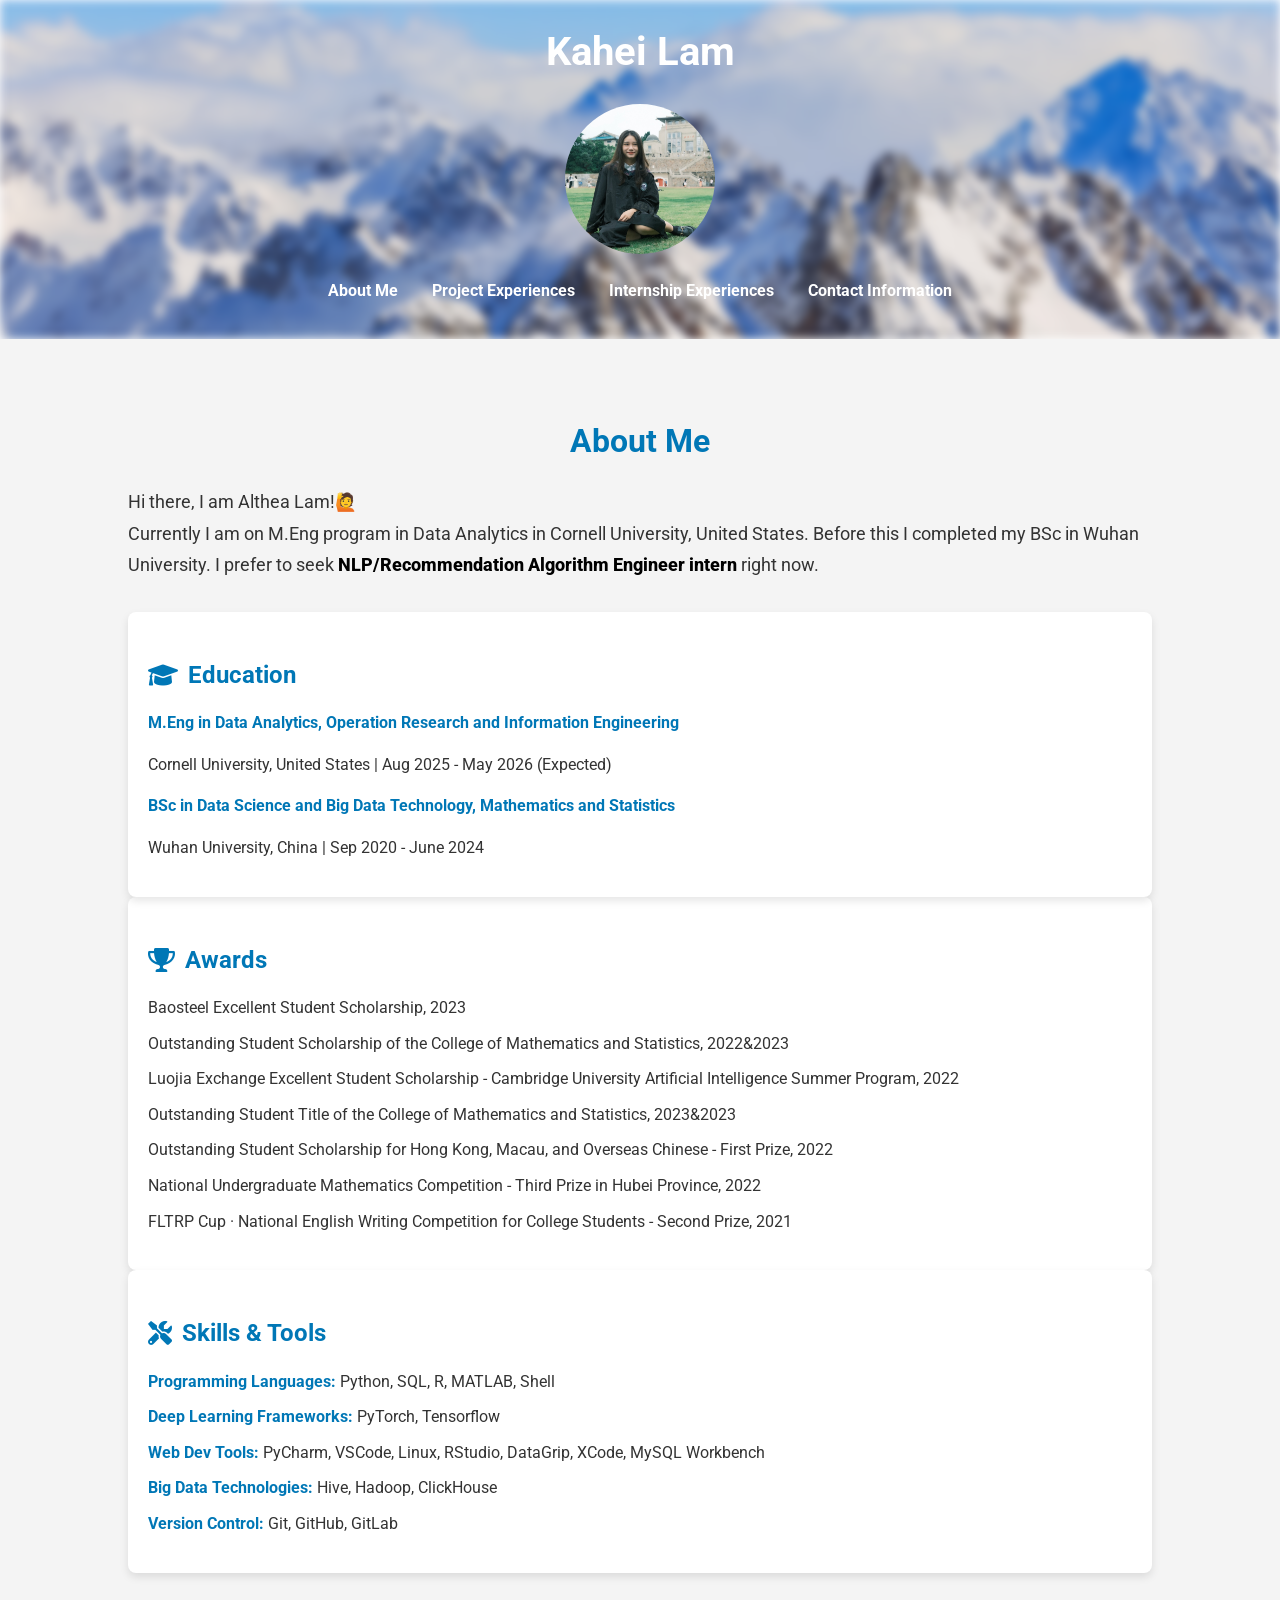
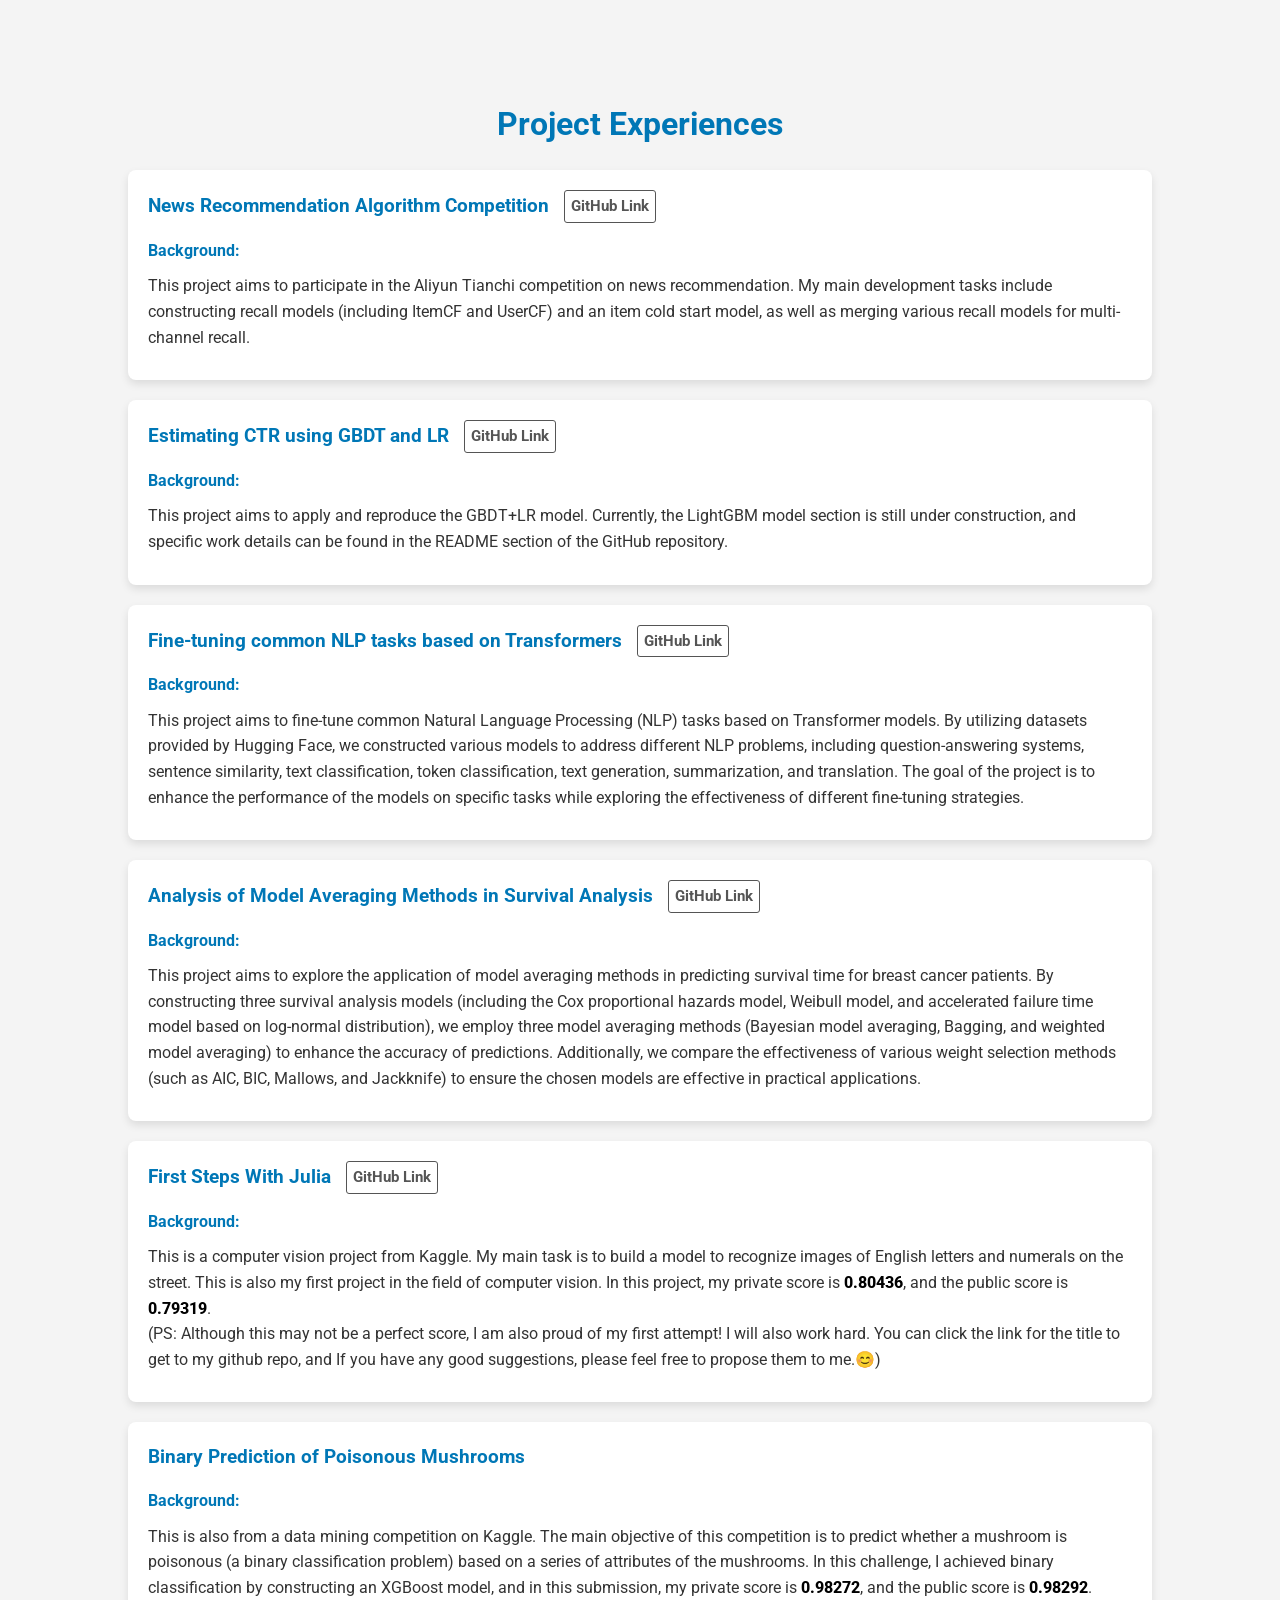
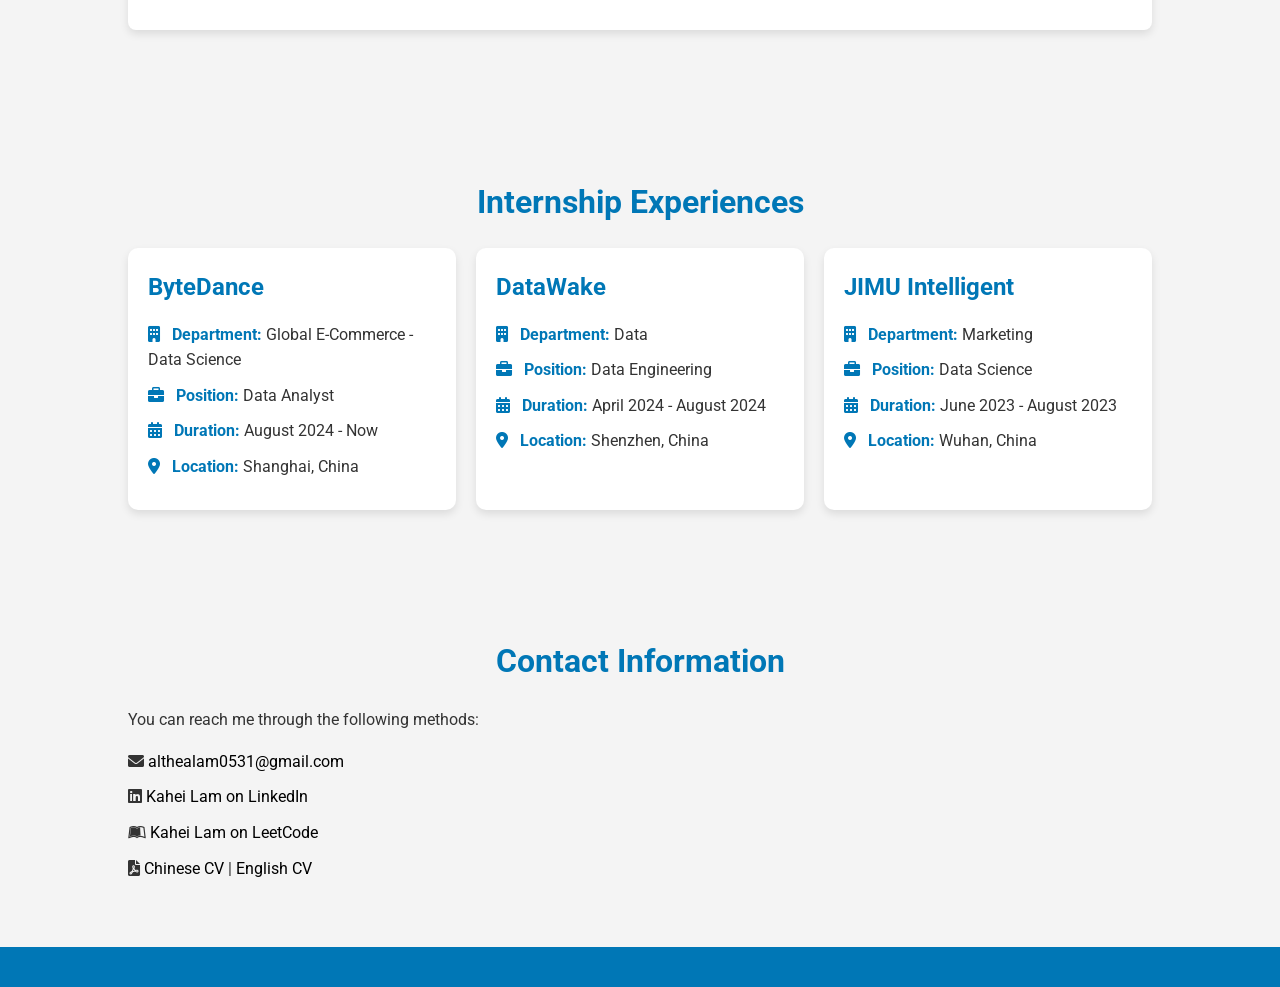
<file: index.html>
<!DOCTYPE html>
<html lang="zh">
<head>
    <meta charset="UTF-8">
    <meta name="viewport" content="width=device-width, initial-scale=1.0">
    <title>Kahei Lam</title>
    <link rel="stylesheet" href="style.css">
    <link href="https://fonts.googleapis.com/css2?family=Roboto:wght@400;700&display=swap" rel="stylesheet">
    <link href="https://cdnjs.cloudflare.com/ajax/libs/font-awesome/6.0.0-beta3/css/all.min.css" rel="stylesheet">
</head>
<body>
    <header>
        <div class="container">
            <h1>Kahei Lam</h1>
            <img src="images/picture.jpg" alt="Kahei Lam" class="rounded-avatar">
            <nav>
                <ul>
                    <li><a href="#about">About Me</a></li>
                    <li><a href="#projects">Project Experiences</a></li>
                    <li><a href="#experience">Internship Experiences</a></li>
                    <li><a href="#contact">Contact Information</a></li>
                </ul>
            </nav>
        </div>
    </header>

    <section id="about" class="section">
        <div class="container">
            <h2>About Me</h2>
            <p class="intro-text">
                Hi there, I am Althea Lam!🙋<br>
                Currently I am on M.Eng program in Data Analytics in Cornell University, United States. Before this I completed my BSc in Wuhan University.
I prefer to seek <strong-black>NLP/Recommendation Algorithm Engineer intern</strong-black> right now.
            </p>
            
            <div class="education-awards">
                <div class="education">
                    <h3><i class="fas fa-graduation-cap"></i> Education</h3>
                    <ul>
                        <li><strong>M.Eng in Data Analytics, Operation Research and Information Engineering</strong> 
                            <p>Cornell University, United States | Aug 2025 - May 2026 (Expected)</p>
                        <li><strong>BSc in Data Science and Big Data Technology, Mathematics and Statistics</strong>
                            <p>Wuhan University, China | Sep 2020 - June 2024</p>
                    </ul>
                </div>
            </div>
        
            <div class="awards">
                <h3><i class="fas fa-trophy"></i> Awards</h3>
                <ul>
                    <li>Baosteel Excellent Student Scholarship, 2023</li>
                    <li>Outstanding Student Scholarship of the College of Mathematics and Statistics, 2022&2023</li>
                    <li>Luojia Exchange Excellent Student Scholarship - Cambridge University Artificial Intelligence Summer Program, 2022</li>
                    <li>Outstanding Student Title of the College of Mathematics and Statistics, 2023&2023</li>
                    <li>Outstanding Student Scholarship for Hong Kong, Macau, and Overseas Chinese - First Prize, 2022</li>
                    <li>National Undergraduate Mathematics Competition - Third Prize in Hubei Province, 2022</li>
                    <li>FLTRP Cup · National English Writing Competition for College Students - Second Prize, 2021</li>

                    <!-- Add more awards if needed -->
                </ul>
            </div>

                <div class="skills-tools">
                    <h3><i class="fas fa-tools"></i> Skills & Tools</h3>
                    <ul>
                        <li><strong>Programming Languages:   </strong>Python, SQL, R, MATLAB, Shell</li>
                        <li><strong>Deep Learning Frameworks:   </strong>PyTorch, Tensorflow</li>
                        <li><strong>Web Dev Tools:   </strong>PyCharm, VSCode, Linux, RStudio, DataGrip, XCode, MySQL Workbench</li>
                        <li><strong>Big Data Technologies:   </strong>Hive, Hadoop, ClickHouse</li>
                        <li><strong>Version Control:    </strong>Git, GitHub, GitLab</li>
                        <!-- Add more awards if needed -->
                    </ul>
                </div>
            </div>
        </div>
    </section>
    
    <section id="projects" class="section bg-light">
        <div class="container">
            <h2>Project Experiences</h2>

            <!-- News Recommendation Algorithm Competition-->
            <div class="project">
                <h3>
                    <a>News Recommendation Algorithm Competition</a>
                    <span style="font-size: 0.8em; margin-left: 5px; display: inline-block; padding: 3px 6px; border: 1px solid #555; color: #555; border-radius: 3px;">
                        <a href="https://github.com/Althealam/Alibaba-Cloud-Tianchi-News-Recommendation-System-Competition" target="_blank" style="color: inherit; text-decoration: none;">GitHub Link</a>
                    </span>
                </h3>
                <p><strong>Background:  </strong>
                    <p>This project aims to participate in the Aliyun Tianchi competition on news recommendation. My main development tasks include constructing recall models (including ItemCF and UserCF) and an item cold start model, as well as merging various recall models for multi-channel recall.</p>
                </p>
            </div>

            <!-- Estimating CTR using GBDT and LR-->
            <div class="project">
                <h3>
                    <a>Estimating CTR using GBDT and LR</a>
                    <span style="font-size: 0.8em; margin-left: 5px; display: inline-block; padding: 3px 6px; border: 1px solid #555; color: #555; border-radius: 3px;">
                        <a href="https://github.com/Althealam/CTR_predictions_GBDT_LR" target="_blank" style="color: inherit; text-decoration: none;">GitHub Link</a>
                    </span>
                </h3>
                <p><strong>Background:  </strong>
                    <p>This project aims to apply and reproduce the GBDT+LR model. Currently, the LightGBM model section is still under construction, and specific work details can be found in the README section of the GitHub repository.</p>
                </p>
            </div>   

            <!-- Fine-tuning common NLP tasks based on Transformers-->
            <div class="project">
                <h3>
                    <a>Fine-tuning common NLP tasks based on Transformers</a>
                    <span style="font-size: 0.8em; margin-left: 5px; display: inline-block; padding: 3px 6px; border: 1px solid #555; color: #555; border-radius: 3px;">
                        <a href="https://github.com/Althealam/Natural-Language-Processing" target="_blank" style="color: inherit; text-decoration: none;">GitHub Link</a>
                    </span>
                </h3>
                <p><strong>Background:  </strong>
                    <p>This project aims to fine-tune common Natural Language Processing (NLP) tasks based on Transformer models. By utilizing datasets provided by Hugging Face, we constructed various models to address different NLP problems, including question-answering systems, sentence similarity, text classification, token classification, text generation, summarization, and translation. The goal of the project is to enhance the performance of the models on specific tasks while exploring the effectiveness of different fine-tuning strategies.</p>
                </p>
            </div>   
            
            <!-- Analysis of Model Averaging Methods in Survival Analysis-->
            <div class="project">
                <h3>
                    <a>Analysis of Model Averaging Methods in Survival Analysis</a>
                    <span style="font-size: 0.8em; margin-left: 5px; display: inline-block; padding: 3px 6px; border: 1px solid #555; color: #555; border-radius: 3px;">
                        <a href="https://github.com/Althealam/Analysis-of-Model-Averaging-Methods-in-Survival-Analysis" target="_blank" style="color: inherit; text-decoration: none;">GitHub Link</a>
                    </span>
                </h3>
                <p><strong>Background:  </strong>
                    <p>This project aims to explore the application of model averaging methods in predicting survival time for breast cancer patients. By constructing three survival analysis models (including the Cox proportional hazards model, Weibull model, and accelerated failure time model based on log-normal distribution), we employ three model averaging methods (Bayesian model averaging, Bagging, and weighted model averaging) to enhance the accuracy of predictions. Additionally, we compare the effectiveness of various weight selection methods (such as AIC, BIC, Mallows, and Jackknife) to ensure the chosen models are effective in practical applications.</p>
                </p>
            </div>            

            <!-- First Steps With Julia-->
            <div class="project">
                <h3>
                    <a>First Steps With Julia</a>
                    <span style="font-size: 0.8em; margin-left: 5px; display: inline-block; padding: 3px 6px; border: 1px solid #555; color: #555; border-radius: 3px;">
                        <a href="https://github.com/Althealam/First-Steps-With-Julia---Score-0.81.git" target="_blank" style="color: inherit; text-decoration: none;">GitHub Link</a>
                    </span>
                </h3>
                <p><strong>Background:  </strong>
                    <p>This is a computer vision project from Kaggle. 
                        My main task is to build a model to recognize images of English letters and numerals on the street. This is also my first project in the field of computer vision. In this project, my private score is <strong-black>0.80436</strong-black>, and the public score is <strong-black>0.79319</strong-black>.<br>(PS: Although this may not be a perfect score, I am also proud of my first attempt! I will also work hard. You can click the link for the title to get to my github repo, and If you have any good suggestions, please feel free to propose them to me.😊)</p>
                </p>
            </div>

            <!-- Binary Prediction of Poisonous Mushrooms-->           
            <div class="project">
                <h3>Binary Prediction of Poisonous Mushrooms</h3>
                <p><strong>Background:  </strong> 
                    <p>This is also from a data mining competition on Kaggle. The main objective of this competition is to predict whether a mushroom is poisonous (a binary classification problem) based on a series of attributes of the mushrooms. In this challenge, I achieved binary classification by constructing an XGBoost model, and in this submission, my private score is <strong-black>0.98272</strong-black>, and the public score is <strong-black>0.98292</strong-black>.</p>
            </div>
            <!-- Add more projects if needed -->
        </div>
    </section>

    <section id="experience" class="section">
        <div class="container">
            <h2>Internship Experiences</h2>
            <div class="experience-grid">
                <div class="experience-card">
                    <h3>ByteDance</h3>
                    <p><i class="fas fa-building"></i> <strong>Department:  </strong> Global E-Commerce - Data Science</p>
                    <p><i class="fas fa-briefcase"></i> <strong>Position:  </strong> Data Analyst</p>
                    <p><i class="fas fa-calendar-alt"></i> <strong>Duration:  </strong> August 2024 - Now</p>
                    <p><i class="fas fa-map-marker-alt"></i> <strong>Location:  </strong> Shanghai, China</p>
                </div>
                <div class="experience-card">
                    <h3>DataWake</h3>
                    <p><i class="fas fa-building"></i> <strong>Department:  </strong> Data</p>
                    <p><i class="fas fa-briefcase"></i> <strong>Position:  </strong> Data Engineering</p>
                    <p><i class="fas fa-calendar-alt"></i> <strong>Duration:  </strong> April 2024 - August 2024</p>
                    <p><i class="fas fa-map-marker-alt"></i> <strong>Location:  </strong> Shenzhen, China</p>
                </div>
                <div class="experience-card">
                    <h3>JIMU Intelligent</h3>
                    <p><i class="fas fa-building"></i> <strong>Department:  </strong> Marketing</p>
                    <p><i class="fas fa-briefcase"></i> <strong>Position:  </strong> Data Science</p>
                    <p><i class="fas fa-calendar-alt"></i> <strong>Duration:  </strong> June 2023 - August 2023</p>
                    <p><i class="fas fa-map-marker-alt"></i> <strong>Location:  </strong> Wuhan, China</p>
                </div>
                <!-- Add more internship experiences here -->
            </div>
        </div>
    </section>

    <section id="contact" class="section bg-light">
        <div class="container">
            <h2>Contact Information</h2>
            <p>You can reach me through the following methods:</p>
            <ul>
                <li><i class="fas fa-envelope"></i> <a href="mailto:althealam0531@gmail.com">althealam0531@gmail.com</a></li>
                <li><i class="fab fa-linkedin"></i> <a href="https://www.linkedin.com/in/kahei-lam" target="_blank">Kahei Lam on LinkedIn</a></li>
                <li><i class="fab fa-leanpub"></i> <a href="https://leetcode.cn/u/althealam/" target="_blank">Kahei Lam on LeetCode</a></li>
                <li><i class="fas fa-file-pdf"></i> 
                    <a href="documents/kaheilam-cv-cn.pdf" target="_blank">Chinese CV</a> | 
                    <a href="documents/kaheilam-cv-en.pdf" target="_blank">English CV</a>
                </li>
            </ul>
        </div>
    </section>
    
    <footer>
        <div class="container">
        </div>
    </footer>
</body>
</html>
</file>
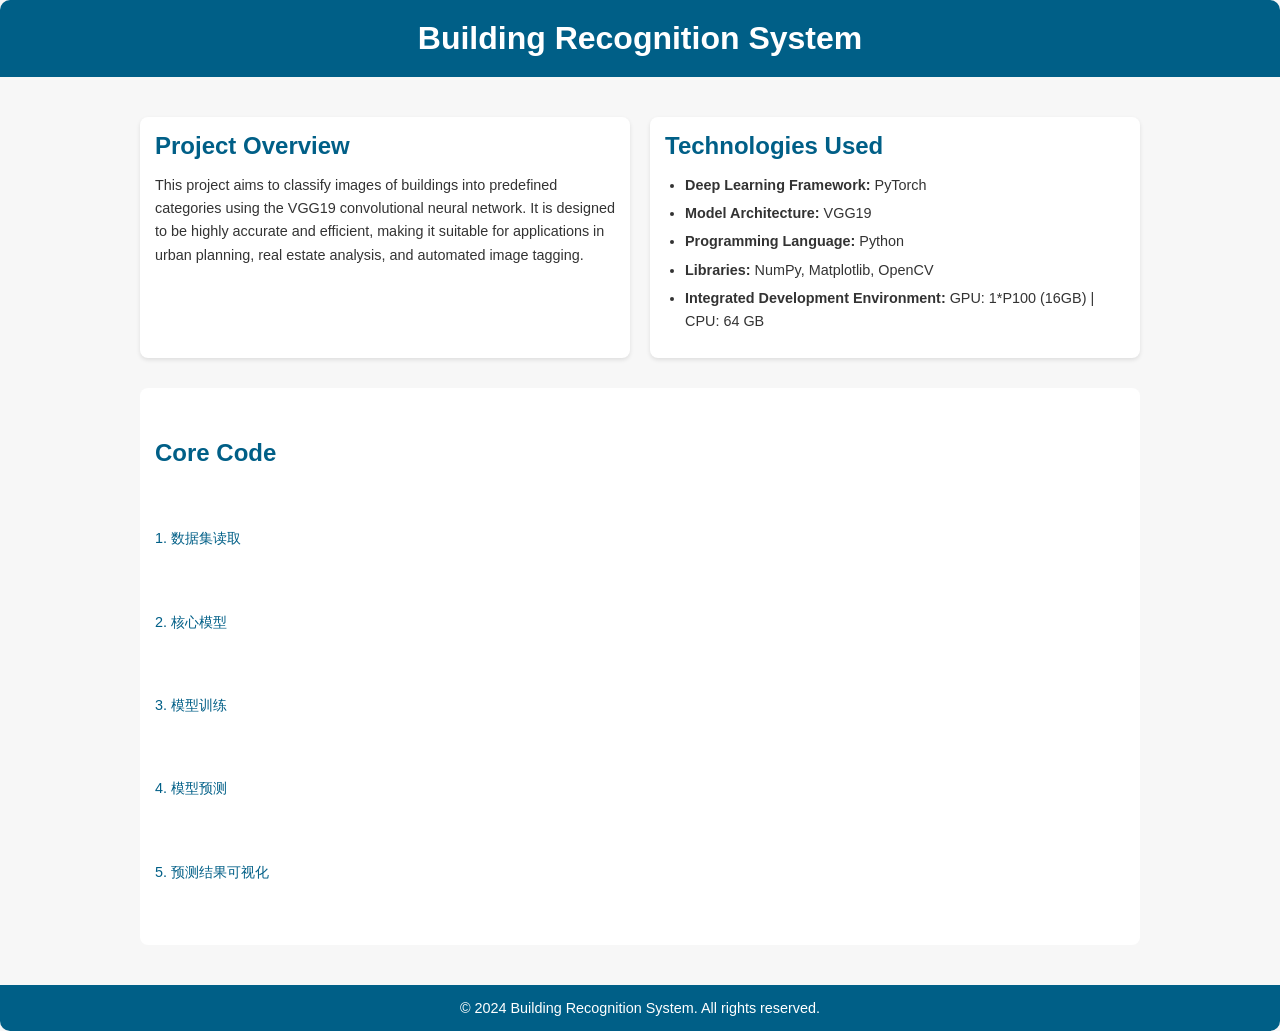
<file: building-recognition-system.html>
<!DOCTYPE html>
<html lang="zh">
<head>
    <meta charset="UTF-8">
    <meta name="viewport" content="width=device-width, initial-scale=1.0">
    <title>Building Recognition System</title>
    <link rel="stylesheet" href="style-project.css">
</head>
<body>
    <div class="header">
        <h1>Building Recognition System</h1>
    </div>
    <div class="container">
        <div class="section">
            <h2>Project Overview</h2>
            <p>This project aims to classify images of buildings into predefined categories using the VGG19 convolutional neural network. It is designed to be highly accurate and efficient, making it suitable for applications in urban planning, real estate analysis, and automated image tagging.</p>
        </div>
        <div class="section">
            <h2>Technologies Used</h2>
            <ul>
                <li><strong>Deep Learning Framework:</strong> PyTorch</li>
                <li><strong>Model Architecture:</strong> VGG19</li>
                <li><strong>Programming Language:</strong> Python</li>
                <li><strong>Libraries:</strong> NumPy, Matplotlib, OpenCV</li>
                <li><strong>Integrated Development Environment:</strong> GPU: 1*P100 (16GB) | CPU: 64 GB</li>
            </ul>
        </div>
        <div class="core-code-section">
            <h2>Core Code</h2>
                <p><a href="https://github.com/yourusername/yourrepository/tree/main/dataset_loading" target="_blank">1. 数据集读取</a></p>
                <p><a href="https://github.com/yourusername/yourrepository/tree/main/core_model" target="_blank">2. 核心模型</a></p>
                <p><a href="https://github.com/yourusername/yourrepository/tree/main/model_training" target="_blank">3. 模型训练</a></p>
                <p><a href="https://github.com/yourusername/yourrepository/tree/main/model_prediction" target="_blank">4. 模型预测</a></p>
                <p><a href="https://github.com/yourusername/yourrepository/tree/main/result_visualization" target="_blank">5. 预测结果可视化</a></p>
        </div>
    </div>
    <footer>
        <p>&copy; 2024 Building Recognition System. All rights reserved.</p>
    </footer>
</body>
</html>
</file>
<file: style.css>
body {
    font-family: 'Roboto', sans-serif;
    line-height: 1.6;
    margin: 0;
    padding: 0;
    color: #333;
}

.container {
    width: 80%;
    margin: auto;
    max-width: 1200px;
}

/* 在style.css文件中 */
header {
    position: relative;
    color: #fff;
    padding: 20px 0;
    text-align: center;
}

header::after {
    content: "";
    position: absolute;
    top: 0;
    left: 0;
    width: 100%;
    height: 100%;
    background-image: url('images/background.jpg');
    background-size: cover;
    background-position: center;
    background-repeat: no-repeat;
    filter: blur(5px) opacity(0.99); /* 调整模糊度和透明度 */
    z-index: -1;
}

header h1 {
    margin: 0;
    font-size: 2.5rem;
}

.rounded-avatar {
    width: 150px; /* 你可以根据需要调整大小 */
    height: 150px; /* 确保宽度和高度相同以创建圆形 */
    border-radius: 50%; /* 这将使图片变为圆形 */
    object-fit: cover; /* 确保图片内容适应圆形 */
    margin-top: 20px; /* 在名字和图片之间添加一些空间 */
}

nav ul {
    list-style: none;
    padding: 0;
}

nav ul li {
    display: inline;
    margin: 0 15px;
}

nav ul li a {
    color: #fff;
    text-decoration: none;
    font-weight: bold;
}

.section {
    padding: 50px 0;
    background: #f4f4f4;
}

.bg-light {
    background-color: #f4f4f4;
}

h2 {
    font-size: 2rem;
    margin-bottom: 20px;
    text-align: center;
    color: #0077b6;
}

.project {
    background: #fff;
    padding: 20px;
    margin: 20px 0;
    border-radius: 8px;
    box-shadow: 0 4px 8px rgba(0,0,0,0.1);
    transition: transform 0.3s, box-shadow 0.3s;
}

.project:hover {
    transform: translateY(-5px);
    box-shadow: 0 8px 16px rgba(0, 0, 0, 0.2);
}

.project h3 {
    font-size: 1.2rem;
    margin-top: 0;
    color: #0077b6;
    text-decoration: none;
}

.project p {
    margin: 10px 0;
    font-size: 1rem;
    line-height: 1.6;
    color: #333;
    text-decoration: none;
}

.project a {
    color: #0077b6;
    text-decoration: none;
}

.project a:hover {
    color: #0077b6;
    text-decoration: underline;
}

footer {
    background-color: #0077b6;
    color: #fff;
    text-align: center;
    padding: 20px 0;
}

footer p {
    margin: 0;
}

.experience-grid {
    display: grid;
    grid-template-columns: repeat(auto-fit, minmax(300px, 1fr));
    gap: 20px;
}

.experience-card {
    background: #fff;
    padding: 20px;
    border-radius: 10px;
    box-shadow: 0 4px 8px rgba(0, 0, 0, 0.1);
    transition: transform 0.3s;
}

.experience-card:hover {
    transform: translateY(-5px);
}

.experience-card h3 {
    margin-top: 0;
    color: #0077b6;
    font-size: 1.5rem;
}

.experience-card p {
    margin: 10px 0;
}

.experience-card i {
    margin-right: 8px;
    color: #0077b6;
}

.intro-text {
    font-size: 1.1rem;
    line-height: 1.8;
    margin-bottom: 30px;
    color: #333;
}

.education-awards {
    display: flex;
    flex-direction: column;
    gap: 30px;
}

.education, .awards,.skills-tools {
    background: #fff;
    border-radius: 8px;
    padding: 20px;
    box-shadow: 0 4px 8px rgba(0, 0, 0, 0.1);
    transition: transform 0.3s, box-shadow 0.3s;
}

.education:hover, .awards:hover,.skills-tools:hover {
    transform: translateY(-5px);
    box-shadow: 0 8px 16px rgba(0, 0, 0, 0.2);
}

.university-logo-img {
    width: 100px; /* 调整校徽图片的宽度 */
    height: auto; /* 保持图片的纵横比 */
    margin-bottom: 10px; /* 在图片下方添加一些空间 */
}

.university-logo {
    text-align: center; /* 使图片居中显示 */
    margin-top: 10px; /* 在大学名称和校徽之间添加一些空间 */
}

h3 {
    font-size: 1.5rem;
    color: #0077b6;
    margin-bottom: 15px;
    display: flex;
    align-items: center;
    gap: 10px;
}

h3 i {
    font-size: 1.5rem;
    color: #0077b6;
}

ul {
    list-style-type: none;
    padding: 0;
}

li {
    margin-bottom: 10px;
    line-height: 1.6;
}

strong {
    color: #0077b6;
}

strong-black{
    color: black;
    font-weight: 800;
}


/* 将所有链接的默认颜色设置为黑色，移除下划线 */
a {
    color: #000000;
    text-decoration: none;
}

/* 当鼠标悬停在链接上时，添加下划线以提供视觉反馈 */
a:hover {
    text-decoration: underline;
}
</file>
<file: style-project.css>
body {
    font-family: 'Arial', sans-serif;
    margin: 0;
    padding: 0;
    background-color: #f7f7f7;
    color: #333;
}

.header {
    background-color: #005f87;
    color: #ffffff;
    padding: 20px 20px;
    text-align: center;
    border-radius: 10px 10px 0 0;
}

.header h1 {
    margin: 0;
    font-size: 2rem;
}

.container {
    max-width: 1000px;
    margin: 20px auto;
    padding: 20px;
    display: flex;
    flex-wrap: wrap;
    justify-content: space-between;
}

.section {
    background-color: #ffffff;
    padding: 15px;
    margin-bottom: 20px;
    border-radius: 8px;
    box-shadow: 0 2px 4px rgba(0, 0, 0, 0.1);
    flex: 1;
    min-width: 300px;
    max-width: calc(50% - 40px);
}

.section h2 {
    color: #005f87;
    font-size: 1.5rem;
    margin-top: 0;
    margin-bottom: 10px;
}

.section p, .section ul {
    font-size: 0.9rem;
    line-height: 1.6;
    margin-bottom: 10px;
}

.section ul {
    padding-left: 20px;
}

.section li {
    margin-bottom: 5px;
}

.core-code-section {
    flex-basis: 100%;
    background-color: #ffffff; /* 背景颜色为白色 */
    padding: 15px;
    border-radius: 8px;
    overflow: auto;
    white-space: pre-wrap;
    margin-top: 10px;
}

.core-code-section h2 {
    color: #005f87;
    font-size: 1.5rem;
    margin-top: 0;
    margin-bottom: 10px;
}

.core-code-section a {
    color: #005f87;
    text-decoration: none;
    display: block; /* 使链接独占一行 */
}

.core-code-section p, .core-code-section ul {
    font-size: 0.9rem;
    line-height: 1.6;
    margin-bottom: 10px;
}

.core-code-section a:hover {
    text-decoration: underline;
}

footer {
    background-color: #005f87;
    color: #ffffff;
    text-align: center;
    padding: 15px 0;
    width: 100%;
    margin-top: 20px;
    border-radius: 0 0 10px 10px;
}

footer p {
    margin: 0;
    font-size: 0.9rem;
}

@media (max-width: 768px) {
    .container {
        flex-direction: column;
    }

    .section, .core-code-section {
        max-width: 100%;
    }

    .header h1 {
        font-size: 1.8rem;
    }

    .section h2 {
        font-size: 1.2rem;
    }
}
</file>
